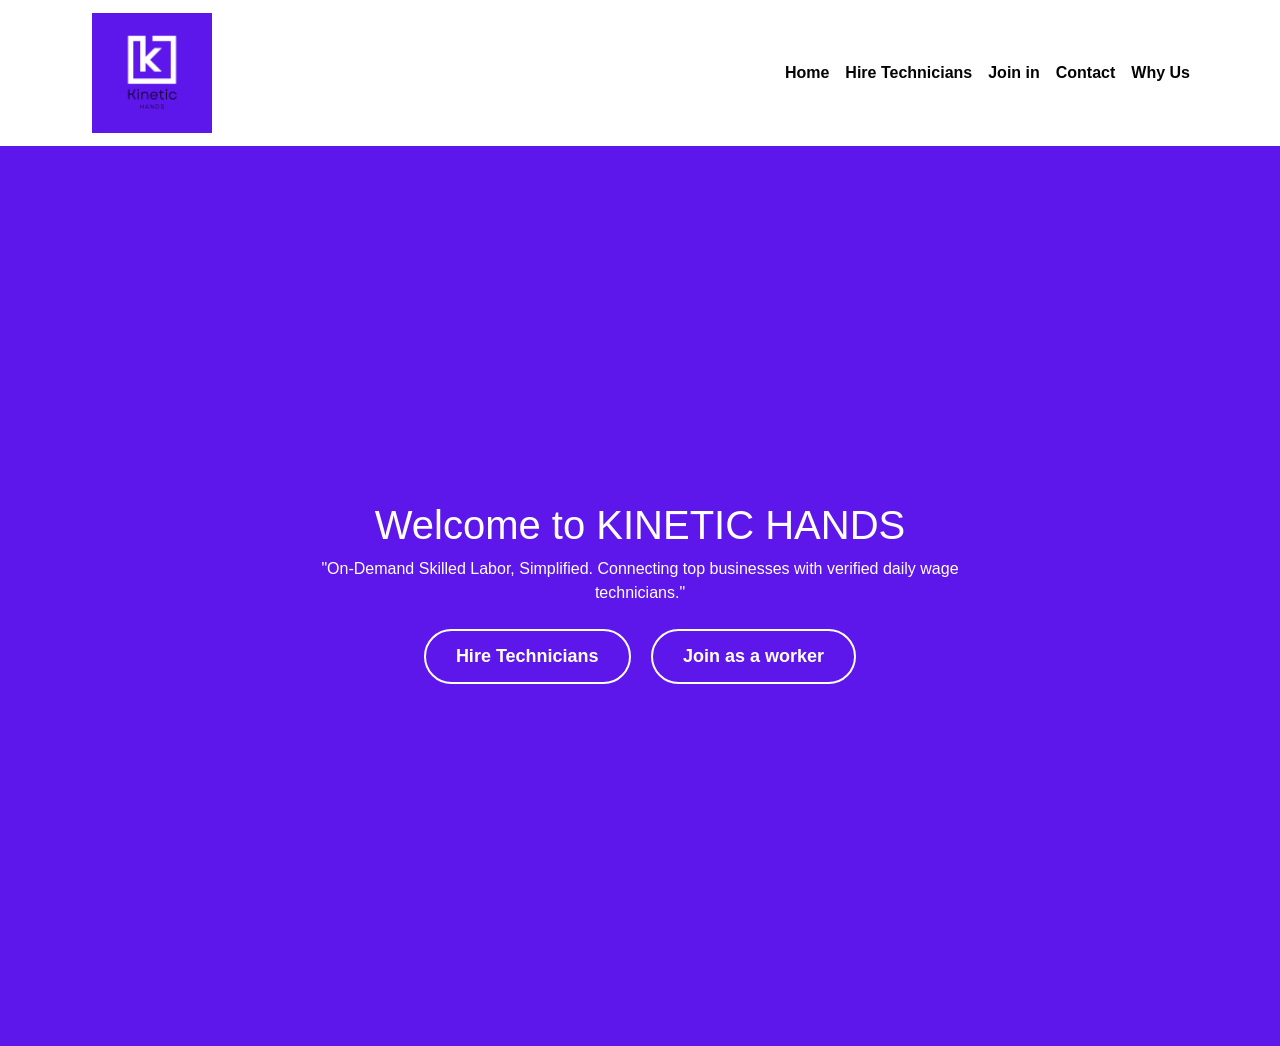
<file: index.html>
<!DOCTYPE html>
<html lang="en">
<head>
    <meta charset="UTF-8">
    <meta name="viewport" content="width=device-width, initial-scale=1.0">
    <title>Wlcome to KINETIC HANDS</title>
    <link rel="icon" type="image/png" href="Black and White Modern Initial K Business Logo copy.png">

<link href="https://cdn.jsdelivr.net/npm/bootstrap@5.3.2/dist/css/bootstrap.min.css" rel="stylesheet">
</head>
<script src="https://cdn.jsdelivr.net/npm/bootstrap@5.3.2/dist/js/bootstrap.bundle.min.js"></script>

<link rel="stylesheet" href="style.css">
<link href="https://fonts.googleapis.com/css2?family=Poppins:wght@400;600;700&display=swap" rel="stylesheet">
<body>
    <!-- Navbar -->
<nav class="navbar navbar-expand-lg navbar-dark bg-dark">
    <div class="container">
      <a class="navbar-brand" href="#"><img src="Black and White Modern Initial K Business Logo copy.png" height="120px" width="120px"></a>
  
      <!-- Hamburger button for mobile -->
      <button class="navbar-toggler" type="button" data-bs-toggle="collapse" data-bs-target="#navbarNav">
        <span class="navbar-toggler-icon"></span>
      </button>
  
      <!-- Menu items -->
      <div class="collapse navbar-collapse" id="navbarNav">
        <ul class="navbar-nav ms-auto">
          <li class="nav-item"><a class="nav-link " href="#">Home</a></li>
          <li class="nav-item"><a class="nav-link" href="hire.html">Hire Technicians</a></li>
          <li class="nav-item"><a class="nav-link" href="join.html">Join in</a></li>
          <li class="nav-item"><a class="nav-link" href="#">Contact</a></li>
          <li class="nav-item"><a class="nav-link" href="why-us.html">Why Us</a></li>
          
        </ul>
      </div>
    </div>
  </nav>
 <!-- Hero Section -->
<section id="hero" class="hero">
    <!-- Overlay -->
    <div class="overlay"></div>
  
    <div class="hero-text">
      <h1>Welcome to KINETIC HANDS</h1>
      <p>"On-Demand Skilled Labor, Simplified. Connecting top businesses with verified daily wage technicians."</p>
      <a href="hire.html" class="btn btn-main">Hire Technicians</a>
      <a href="join.html" class="btn btn-light">Join as a worker</a>
    </div>
  </section>
  
 
</body>
</html>
</file>
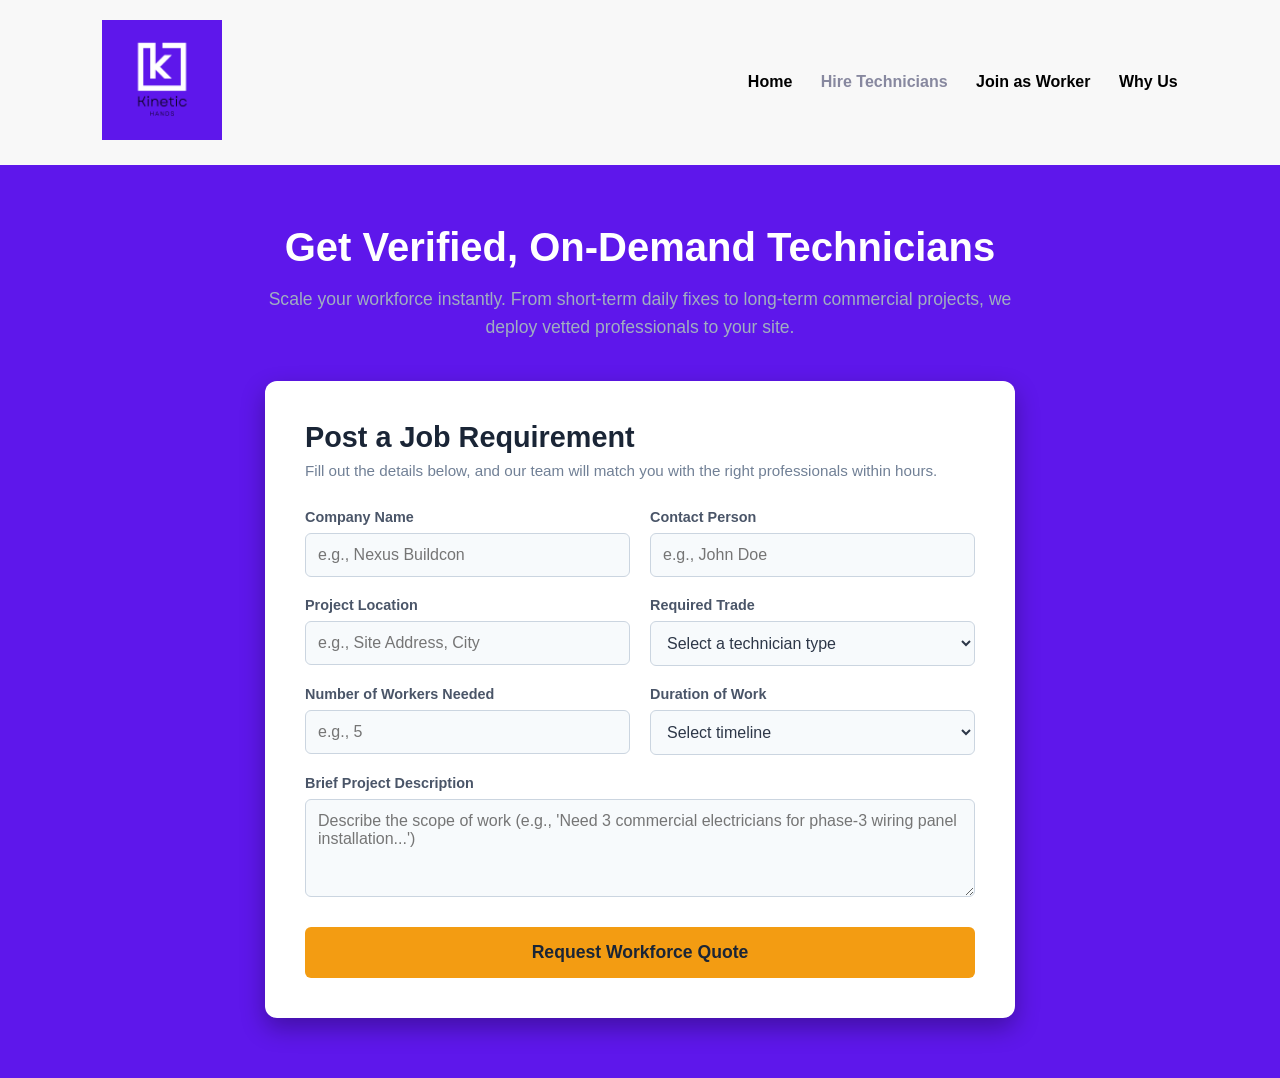
<file: hire.html>
<!DOCTYPE html>
<html lang="en">
<head>
    <meta charset="UTF-8">
    <meta name="viewport" content="width=device-width, initial-scale=1.0">
    <title>Hire Technicians | Kinetic Hands</title>
    <link rel="icon" type="image/png" href="Black and White Modern Initial K Business Logo copy.png">
    <link rel="stylesheet" href="style1.css">
</head>
<body>

    <header class="navbar">
        <div class="logo"> <a class="navbar-brand" href="#"><img src="Black and White Modern Initial K Business Logo copy.png" height="120px" width="120px"></a></div>
        <nav>
            <a href="index.html">Home</a>
            <a href="#" class="active">Hire Technicians</a>
            <a href="join.html">Join as Worker</a>
            <a href="why-us.html">Why Us</a>
           
        </nav>
    </header>

    <section class="hero-section">
        <h1>Get Verified, On-Demand Technicians</h1>
        <p>Scale your workforce instantly. From short-term daily fixes to long-term commercial projects, we deploy vetted professionals to your site.</p>
    </section>

    <main class="form-container">
        <h2>Post a Job Requirement</h2>
        <p class="form-subtitle">Fill out the details below, and our team will match you with the right professionals within hours.</p>
        
        <form action="#" method="POST">
            <div class="form-row">
                <div class="form-group">
                    <label for="company">Company Name</label>
                    <input type="text" id="company" name="company" placeholder="e.g., Nexus Buildcon" required>
                </div>
                <div class="form-group">
                    <label for="contact">Contact Person</label>
                    <input type="text" id="contact" name="contact" placeholder="e.g., John Doe" required>
                </div>
            </div>

            <div class="form-row">
                <div class="form-group">
                    <label for="location">Project Location</label>
                    <input type="text" id="location" name="location" placeholder="e.g., Site Address, City" required>
                </div>
                <div class="form-group">
                    <label for="trade">Required Trade</label>
                    <select id="trade" name="trade" required>
                        <option value="" disabled selected>Select a technician type</option>
                        <option value="electrician">⚡ Electrician Specialists</option>
                        <option value="laborer">🏗️ General & Heavy Laborers</option>
                        <option value="plumber">🛠️ Mechanical & Plumbing</option>
                        <option value="civil">📐 Civil & Finishing (Carpenters/Painters)</option>
                    </select>
                </div>
            </div>

            <div class="form-row">
                <div class="form-group">
                    <label for="count">Number of Workers Needed</label>
                    <input type="number" id="count" name="count" min="1" placeholder="e.g., 5" required>
                </div>
                <div class="form-group">
                    <label for="duration">Duration of Work</label>
                    <select id="duration" name="duration" required>
                        <option value="" disabled selected>Select timeline</option>
                        <option value="single-day">Single Day Shift</option>
                        <option value="short-term">2 - 5 Days</option>
                        <option value="mid-term">1 Month+</option>
                        <option value="ongoing">Ongoing Contract</option>
                    </select>
                </div>
            </div>

            <div class="form-group">
                <label for="description">Brief Project Description</label>
                <textarea id="description" name="description" rows="4" placeholder="Describe the scope of work (e.g., 'Need 3 commercial electricians for phase-3 wiring panel installation...')" required></textarea>
            </div>

            <button type="submit" class="submit-btn">Request Workforce Quote</button>
        </form>
    </main>

</body>
</html>
</file>
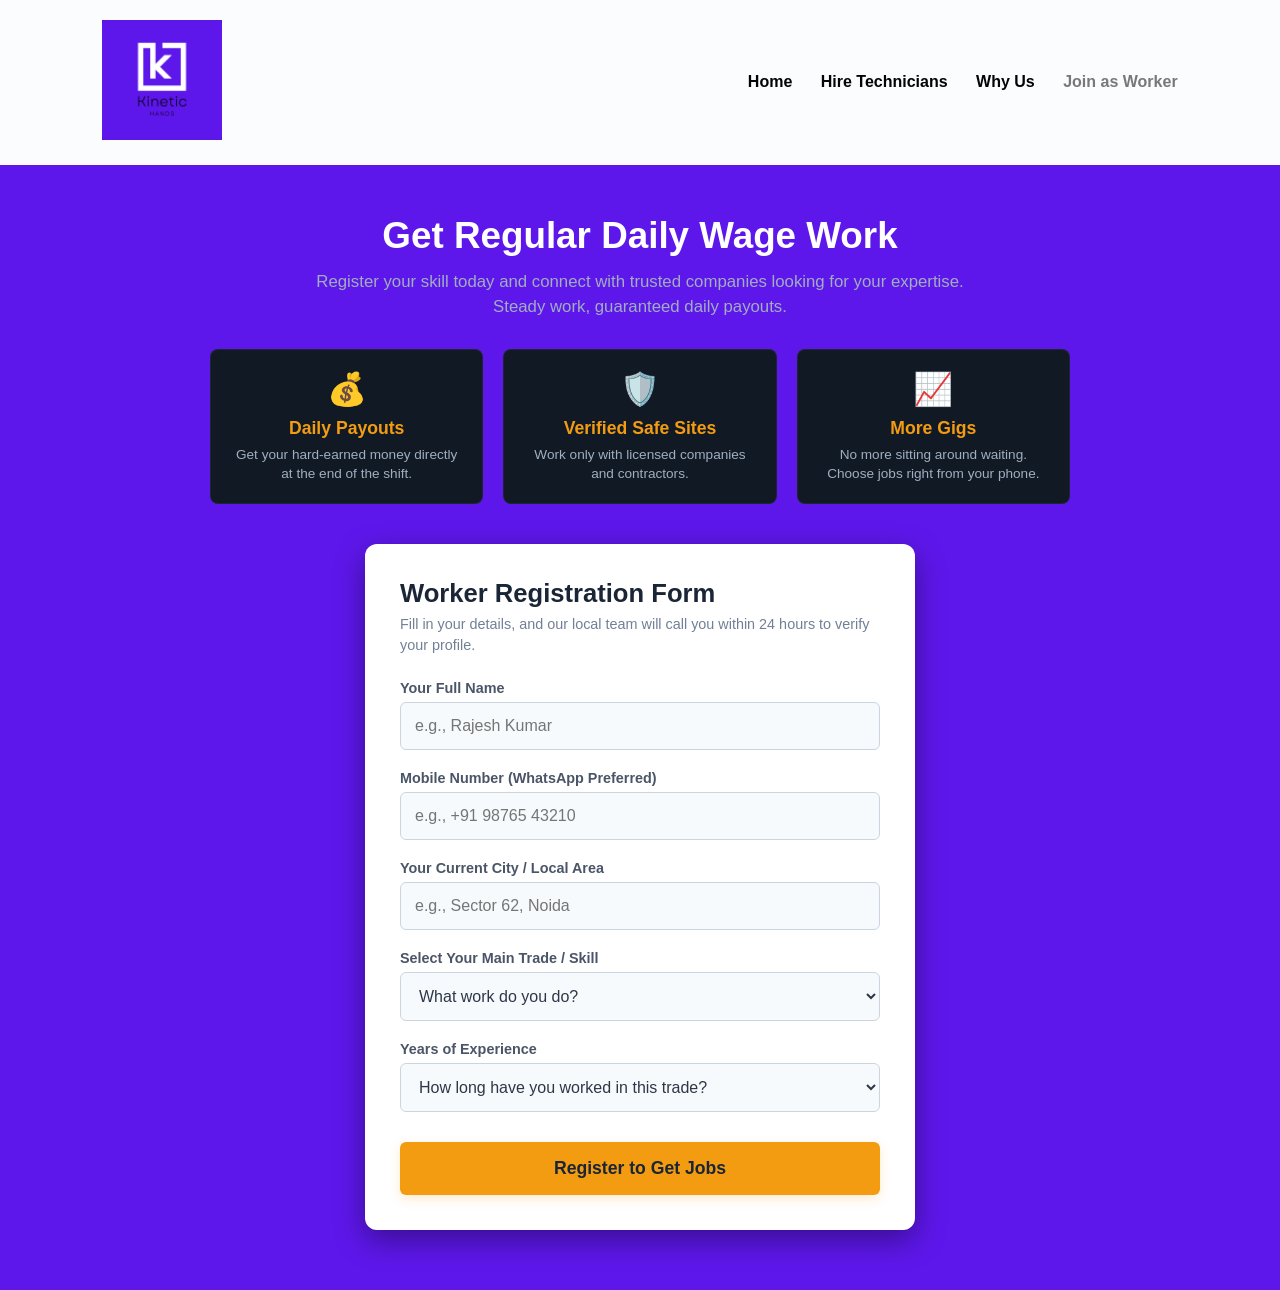
<file: join.html>
<!DOCTYPE html>
<html lang="en">
<head>
    <meta charset="UTF-8">
    <meta name="viewport" content="width=device-width, initial-scale=1.0">
    <title>Join as a Worker | Kinetic Hands</title>
    <link rel="icon" type="image/png" href="Black and White Modern Initial K Business Logo copy.png">
    <link rel="stylesheet" href="worker-style.css">
</head>
<body>

    <header class="navbar">
        <div class="logo"> <a class="navbar-brand" href="#"><img src="Black and White Modern Initial K Business Logo copy.png" height="120px" width="120px"></a></div>
        <nav>
            <a href="index.html">Home</a>
            <a href="hire.html">Hire Technicians</a>
            <a href="why-us.html">Why Us</a>
            <a href="#" class="active">Join as Worker</a>
        </nav>
    </header>

    <section class="worker-hero">
        <h1>Get Regular Daily Wage Work</h1>
        <p>Register your skill today and connect with trusted companies looking for your expertise. Steady work, guaranteed daily payouts.</p>
    </section>

    <section class="benefits-container">
        <div class="benefit-card">
            <span class="benefit-icon">💰</span>
            <h3>Daily Payouts</h3>
            <p>Get your hard-earned money directly at the end of the shift.</p>
        </div>
        <div class="benefit-card">
            <span class="benefit-icon">🛡️</span>
            <h3>Verified Safe Sites</h3>
            <p>Work only with licensed companies and contractors.</p>
        </div>
        <div class="benefit-card">
            <span class="benefit-icon">📈</span>
            <h3>More Gigs</h3>
            <p>No more sitting around waiting. Choose jobs right from your phone.</p>
        </div>
    </section>

    <main class="worker-form-container">
        <h2>Worker Registration Form</h2>
        <p class="form-instructions">Fill in your details, and our local team will call you within 24 hours to verify your profile.</p>
        
        <form action="#" method="POST">
            <div class="form-group">
                <label for="fullname">Your Full Name</label>
                <input type="text" id="fullname" name="fullname" placeholder="e.g., Rajesh Kumar" required>
            </div>

            <div class="form-group">
                <label for="phone">Mobile Number (WhatsApp Preferred)</label>
                <input type="tel" id="phone" name="phone" placeholder="e.g., +91 98765 43210" required>
            </div>

            <div class="form-group">
                <label for="city">Your Current City / Local Area</label>
                <input type="text" id="city" name="city" placeholder="e.g., Sector 62, Noida" required>
            </div>

            <div class="form-group">
                <label for="skill">Select Your Main Trade / Skill</label>
                <select id="skill" name="skill" required>
                    <option value="" disabled selected>What work do you do?</option>
                    <option value="electrician">⚡ Electrician (Wiring / Repairs)</option>
                    <option value="laborer">🏗️ General Laborer (Site Help / Loading)</option>
                    <option value="plumber">🛠️ Plumber</option>
                    <option value="carpenter">📐 Carpenter</option>
                    <option value="painter">🎨 Painter</option>
                    <option value="welder">🔥 Welder</option>
                </select>
            </div>

            <div class="form-group">
                <label for="experience">Years of Experience</label>
                <select id="experience" name="experience" required>
                    <option value="" disabled selected>How long have you worked in this trade?</option>
                    <option value="helper">Helper / Beginner (Less than 1 year)</option>
                    <option value="1-3">1 to 3 Years</option>
                    <option value="3-5">3 to 5 Years</option>
                    <option value="5plus">Master Technician (5+ Years)</option>
                </select>
            </div>

            <button type="submit" class="register-btn">Register to Get Jobs</button>
        </form>
    </main>

</body>
</html>
</file>
<file: style.css>
*{
  font-family: 'Segoe UI', Tahoma, Geneva, Verdana, sans-serif;
}
.hero {
    height: 100vh;
    background-color: #5e17eb;
    display: flex;
    align-items: center;
    justify-content: center;
    text-align: center;
    color: rgb(255, 255, 255);
    position: relative;
  }
 
    .nav-item {
      --bs-nav-link-padding-x: 0;
      --bs-nav-link-padding-y: 0.5rem;
      --bs-nav-link-font-weight: 700;
      --bs-nav-link-color: rgb(5 4 4);
      
  }
  .nav-link:hover{
    color: rgb(107, 103, 103);
    transform: translateY(-2px);
    animation: ease-in-out;
  }      
  .hero .overlay {
    position: absolute;
    top: 0; left: 0; right: 0; bottom: 0;
  }
  

    .hero-text {
      position: relative;
      z-index: 2;
      max-width: 700px;
      animation: fadeIn 1.5s ease-in-out;
    }
    .hero-text .btn {
      margin: 8px;
      padding: 12px 30px;
      border-radius: 50px;
      font-weight: 600;
      transition: 0.3s;
    }
    .hero-text .btn:hover {
      transform: scale(1.05);
    }
    @keyframes fadeIn {
      from {opacity: 0; transform: translateY(20px);}
      to {opacity: 1; transform: translateY(0);}
    }          

  .btn {
    padding: 10px 20px;
    margin: 10px;
    font-size: 18px;
    border: none;
    cursor: pointer;
  }
  
  .btn-main {
    background: transparent;
    border: 2px solid white;
    color: white;
  }
  
  .btn-light {
    background: transparent;
    border: 2px solid white;
    color: white;
  }
  .navbar-brand img{
    padding: 0;
    margin: 0;

  }
  .navbar {
    background: rgba(255, 255, 255, 0.901) !important;
    backdrop-filter: blur(8px);
  }
  .navbar .navbar-brand {
    color: #000000 !important;
    margin: 0 10px;
    font-weight: 500;
    transition: color 0.3s;
  }
  /* Custom Additions for Team Project Modules */
.italic-tagline {
  font-style: italic;
  font-size: 1.05rem;
}

/* Custom list layout markers */
.custom-check-list {
  padding-left: 0;
}

.custom-check-list li {
  position: relative;
  padding-left: 24px;
}

.custom-check-list li::before {
  content: "✓";
  position: absolute;
  left: 0;
  top: 0;
  color: #198754; /* Bootstrap Success Green */
  font-weight: bold;
}

/* Background subtlety values for modern look */
.bg-success-subtle {
  background-color: #e8f5e9 !important;
}

.bg-success-subtle text-success {
  color: #1b5e20 !important;
}
</file>
<file: style1.css>
/* --- Reset & Core Styling --- */
* {
    margin: 0;
    padding: 0;
    box-sizing: border-box;
    font-family: 'Segoe UI', Tahoma, Geneva, Verdana, sans-serif;
}

body {
    background-color: #5e17eb; /* Trustworthy deep slate blue background */
    color: #ffffff;
    min-height: 100vh;
    padding-bottom: 60px;
}

/* --- Navbar Styling --- */
.navbar {
    display: flex;
    justify-content: space-between;
    align-items: center;
    padding: 20px 8%;
    background-color: #f8f8f8;
    border-bottom: 1px solid rgba(255, 255, 255, 0.1);
}


.navbar nav a {
    color: #000000;
    text-decoration: none;
    margin-left: 24px;
    font-weight: 700;
    transition: color 0.2s ease;
}

.navbar nav a:hover, .navbar nav a.active {
    color: #87889f;
}

/* --- Hero Section --- */
.hero-section {
    text-align: center;
    padding: 60px 20px 40px 20px;
    max-width: 800px;
    margin: 0 auto;
}

.hero-section h1 {
    font-size: 2.5rem;
    margin-bottom: 15px;
    color: #ffffff;
}

.hero-section p {
    color: #a0aec0;
    font-size: 1.1rem;
    line-height: 1.6;
}

/* --- Form Layout & Container --- */
.form-container {
    background-color: #ffffff;
    color: #2d3748;
    max-width: 750px;
    margin: 0 auto;
    padding: 40px;
    border-radius: 12px;
    box-shadow: 0 10px 25px rgba(0, 0, 0, 0.3);
}

.form-container h2 {
    font-size: 1.8rem;
    margin-bottom: 8px;
    color: #1a2536;
}

.form-subtitle {
    color: #718096;
    margin-bottom: 30px;
    font-size: 0.95rem;
}

.form-row {
    display: flex;
    gap: 20px;
    margin-bottom: 20px;
}

.form-group {
    flex: 1;
    display: flex;
    flex-direction: column;
    margin-bottom: 20px;
}

/* Target standalone text-area group rows */
.form-row .form-group {
    margin-bottom: 0;
}

label {
    font-weight: 600;
    margin-bottom: 8px;
    font-size: 0.9rem;
    color: #4a5568;
}

/* --- Inputs, Selects & Textarea --- */
input[type="text"],
input[type="number"],
select,
textarea {
    width: 100%;
    padding: 12px;
    border: 1px solid #cbd5e0;
    border-radius: 6px;
    background-color: #f7fafc;
    color: #2d3748;
    font-size: 1rem;
    /* Smooth lift transitions */
    transition: transform 0.2s ease, box-shadow 0.2s ease, border-color 0.2s ease;
}

/* Lift Effect on Hover & Focus for Form Fields */
input:hover, select:hover, textarea:hover,
input:focus, select:focus, textarea:focus {
    outline: none;
    border-color: #f39c12;
    background-color: #ffffff;
    transform: translateY(-2px); /* Lifts element slightly */
    box-shadow: 0 4px 10px rgba(0, 0, 0, 0.08); /* Casts subtle shadow */
}

/* --- Interactive CTA Button --- */
.submit-btn {
    width: 100%;
    padding: 15px;
    background-color: #f39c12; /* High contrast energetic yellow */
    color: #1a2536;
    border: none;
    border-radius: 6px;
    font-size: 1.1rem;
    font-weight: 700;
    cursor: pointer;
    margin-top: 10px;
    transition: transform 0.2s ease, box-shadow 0.2s ease, background-color 0.2s ease;
}

/* Heavy Lift Effect on Submit Button Hover */
.submit-btn:hover {
    background-color: #e68a00;
    transform: translateY(-4px); /* Stronger vertical lift */
    box-shadow: 0 8px 20px rgba(243, 156, 18, 0.3); /* Glowing amber drop-shadow */
}

.submit-btn:active {
    transform: translateY(-1px);
}

/* --- Responsive Layout for Mobile Displays --- */
@media (max-width: 600px) {
    .form-row {
        flex-direction: column;
        gap: 0;
    }
    
    .form-container {
        padding: 24px;
        margin: 0 15px;
    }
    
    .hero-section h1 {
        font-size: 2rem;
    }
}
</file>
<file: worker-style.css>
/* --- Core Reset & Design Tokens --- */
* {
    margin: 0;
    padding: 0;
    box-sizing: border-box;
    font-family: 'Segoe UI', Tahoma, Geneva, Verdana, sans-serif;
}

body {
    background-color: #5e17eb; /* Consistent dark slate theme */
    color: #ffffff;
    min-height: 100vh;
    padding-bottom: 60px;
}

/* --- Nav Styling --- */
.navbar {
    display: flex;
    justify-content: space-between;
    align-items: center;
    padding: 20px 8%;
    background-color: #fbfcfd;
    border-bottom: 1px solid rgba(255, 255, 255, 0.1);
}

.navbar nav a {
    color: #040404;
    text-decoration: none;
    margin-left: 24px;
    font-weight: 700;
    transition: color 0.2s ease;
}

.navbar nav a:hover, .navbar nav a.active {
    color: #797878;
}

/* --- Worker Hero Section --- */
.worker-hero {
    text-align: center;
    padding: 50px 20px 30px 20px;
    max-width: 700px;
    margin: 0 auto;
}

.worker-hero h1 {
    font-size: 2.3rem;
    color: #ffffff;
    margin-bottom: 12px;
}

.worker-hero p {
    color: #a0aec0;
    font-size: 1.05rem;
    line-height: 1.5;
}

/* --- Benefits Flex Layout --- */
.benefits-container {
    display: flex;
    justify-content: center;
    gap: 20px;
    max-width: 900px;
    margin: 0 auto 40px auto;
    padding: 0 20px;
}

.benefit-card {
    background-color: #111a24;
    border: 1px solid rgba(255, 255, 255, 0.05);
    border-radius: 8px;
    padding: 20px;
    text-align: center;
    flex: 1;
}

.benefit-icon {
    font-size: 2rem;
    display: block;
    margin-bottom: 10px;
}

.benefit-card h3 {
    font-size: 1.1rem;
    margin-bottom: 6px;
    color: #f39c12;
}

.benefit-card p {
    font-size: 0.85rem;
    color: #a0aec0;
    line-height: 1.4;
}

/* --- Mobile-First Single Column Form --- */
.worker-form-container {
    background-color: #ffffff;
    color: #2d3748;
    max-width: 550px;
    margin: 0 auto;
    padding: 35px;
    border-radius: 12px;
    box-shadow: 0 10px 30px rgba(0, 0, 0, 0.4);
}

.worker-form-container h2 {
    font-size: 1.6rem;
    color: #1a2536;
    margin-bottom: 6px;
}

.form-instructions {
    color: #718096;
    font-size: 0.9rem;
    margin-bottom: 25px;
    line-height: 1.4;
}

.form-group {
    display: flex;
    flex-direction: column;
    margin-bottom: 20px;
}

label {
    font-weight: 600;
    font-size: 0.9rem;
    margin-bottom: 6px;
    color: #4a5568;
}

/* --- Inputs Designed for Touch Screen Taps --- */
input[type="text"],
input[type="tel"],
select {
    width: 100%;
    padding: 14px; /* Increased tap targets for mobile thumbs */
    border: 1px solid #cbd5e0;
    border-radius: 6px;
    background-color: #f7fafc;
    color: #2d3748;
    font-size: 1rem;
    transition: all 0.2s ease;
}

input:focus, select:focus {
    outline: none;
    border-color: #f39c12;
    background-color: #ffffff;
    box-shadow: 0 0 0 3px rgba(243, 156, 18, 0.15);
}

/* --- High-Contrast CTA Button --- */
.register-btn {
    width: 100%;
    padding: 16px;
    background-color: #f39c12; /* Safety Amber color */
    color: #1a2536;
    border: none;
    border-radius: 6px;
    font-size: 1.1rem;
    font-weight: 700;
    cursor: pointer;
    margin-top: 10px;
    box-shadow: 0 4px 12px rgba(243, 156, 18, 0.2);
    transition: transform 0.1s ease, background-color 0.2s ease;
}

.register-btn:hover {
    background-color: #e68a00;
}

.register-btn:active {
    transform: scale(0.98); /* Tactile feedback on screen tap */
}

/* --- Responsive Adaptations for Smaller Screens --- */
@media (max-width: 650px) {
    .benefits-container {
        flex-direction: column;
        gap: 15px;
    }
    
    .worker-form-container {
        padding: 24px;
        margin: 0 15px;
    }
    
    .worker-hero h1 {
        font-size: 1.8rem;
    }
}
</file>
